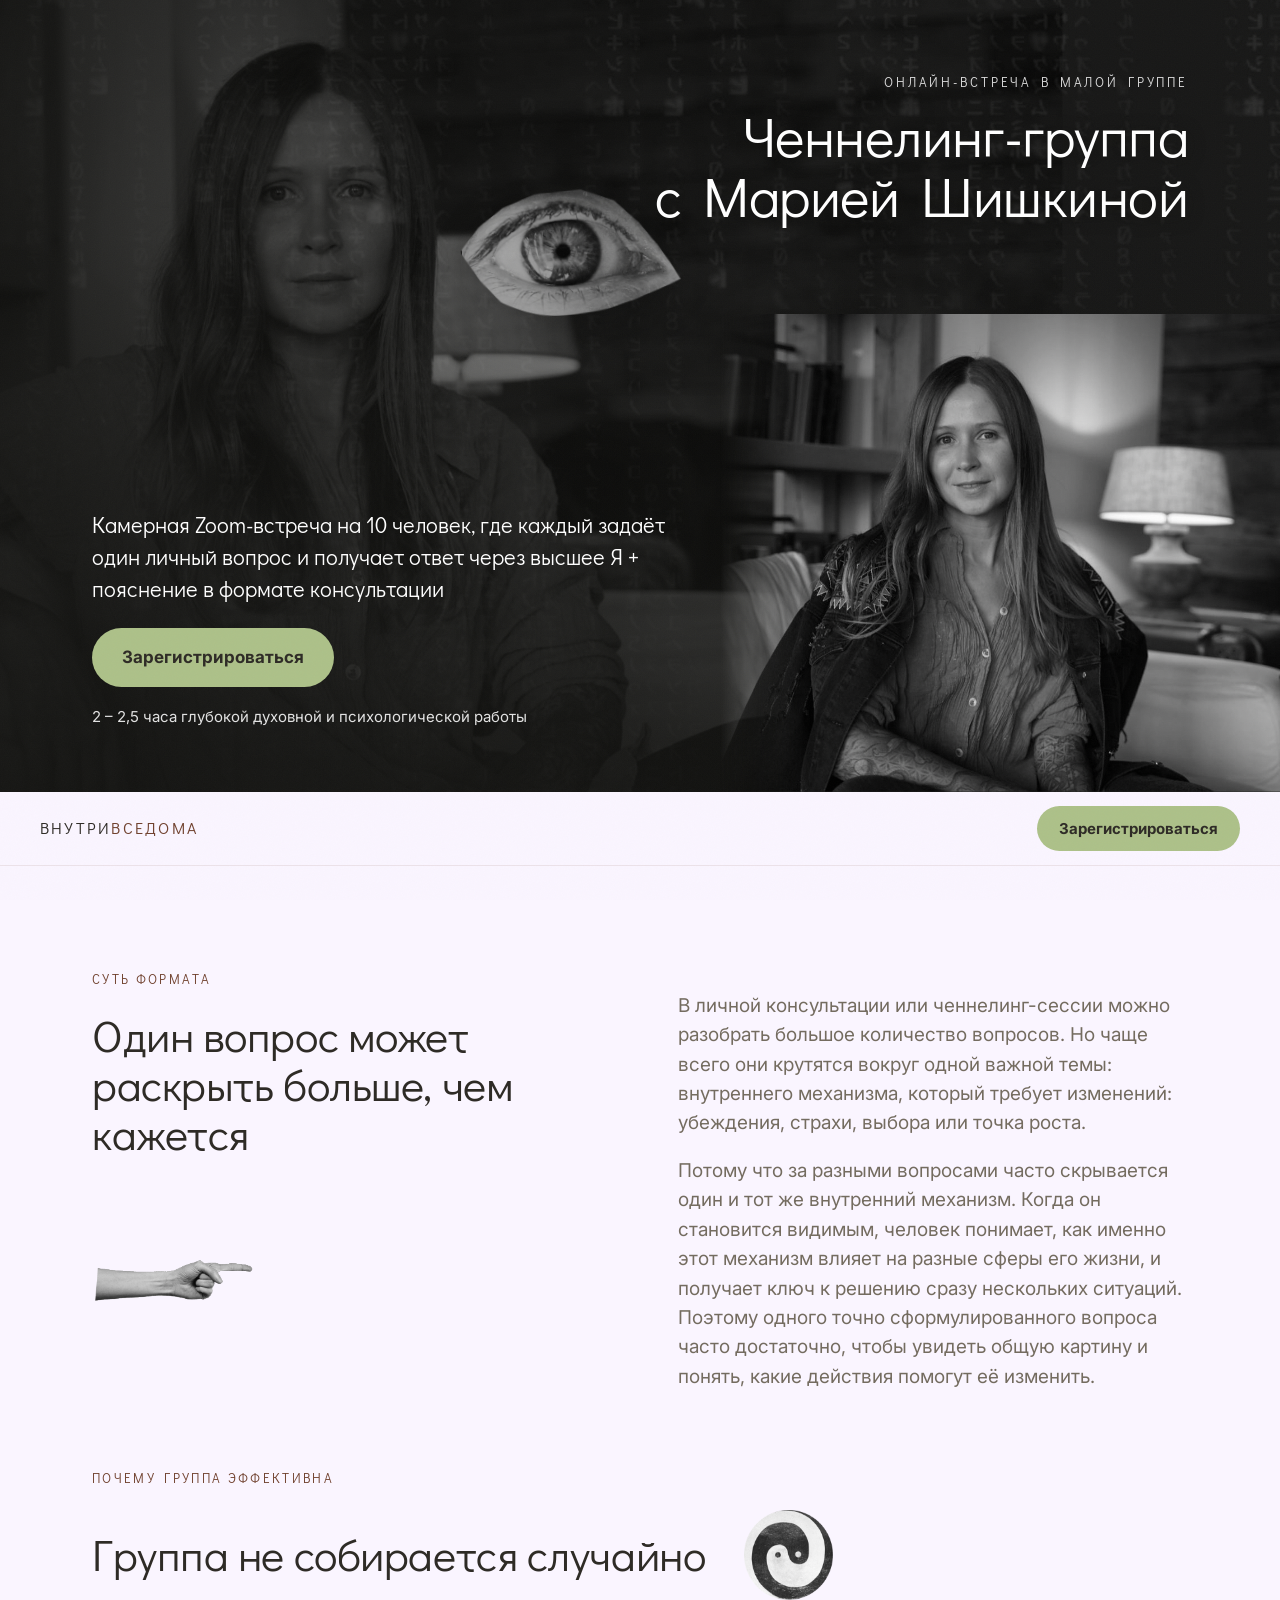
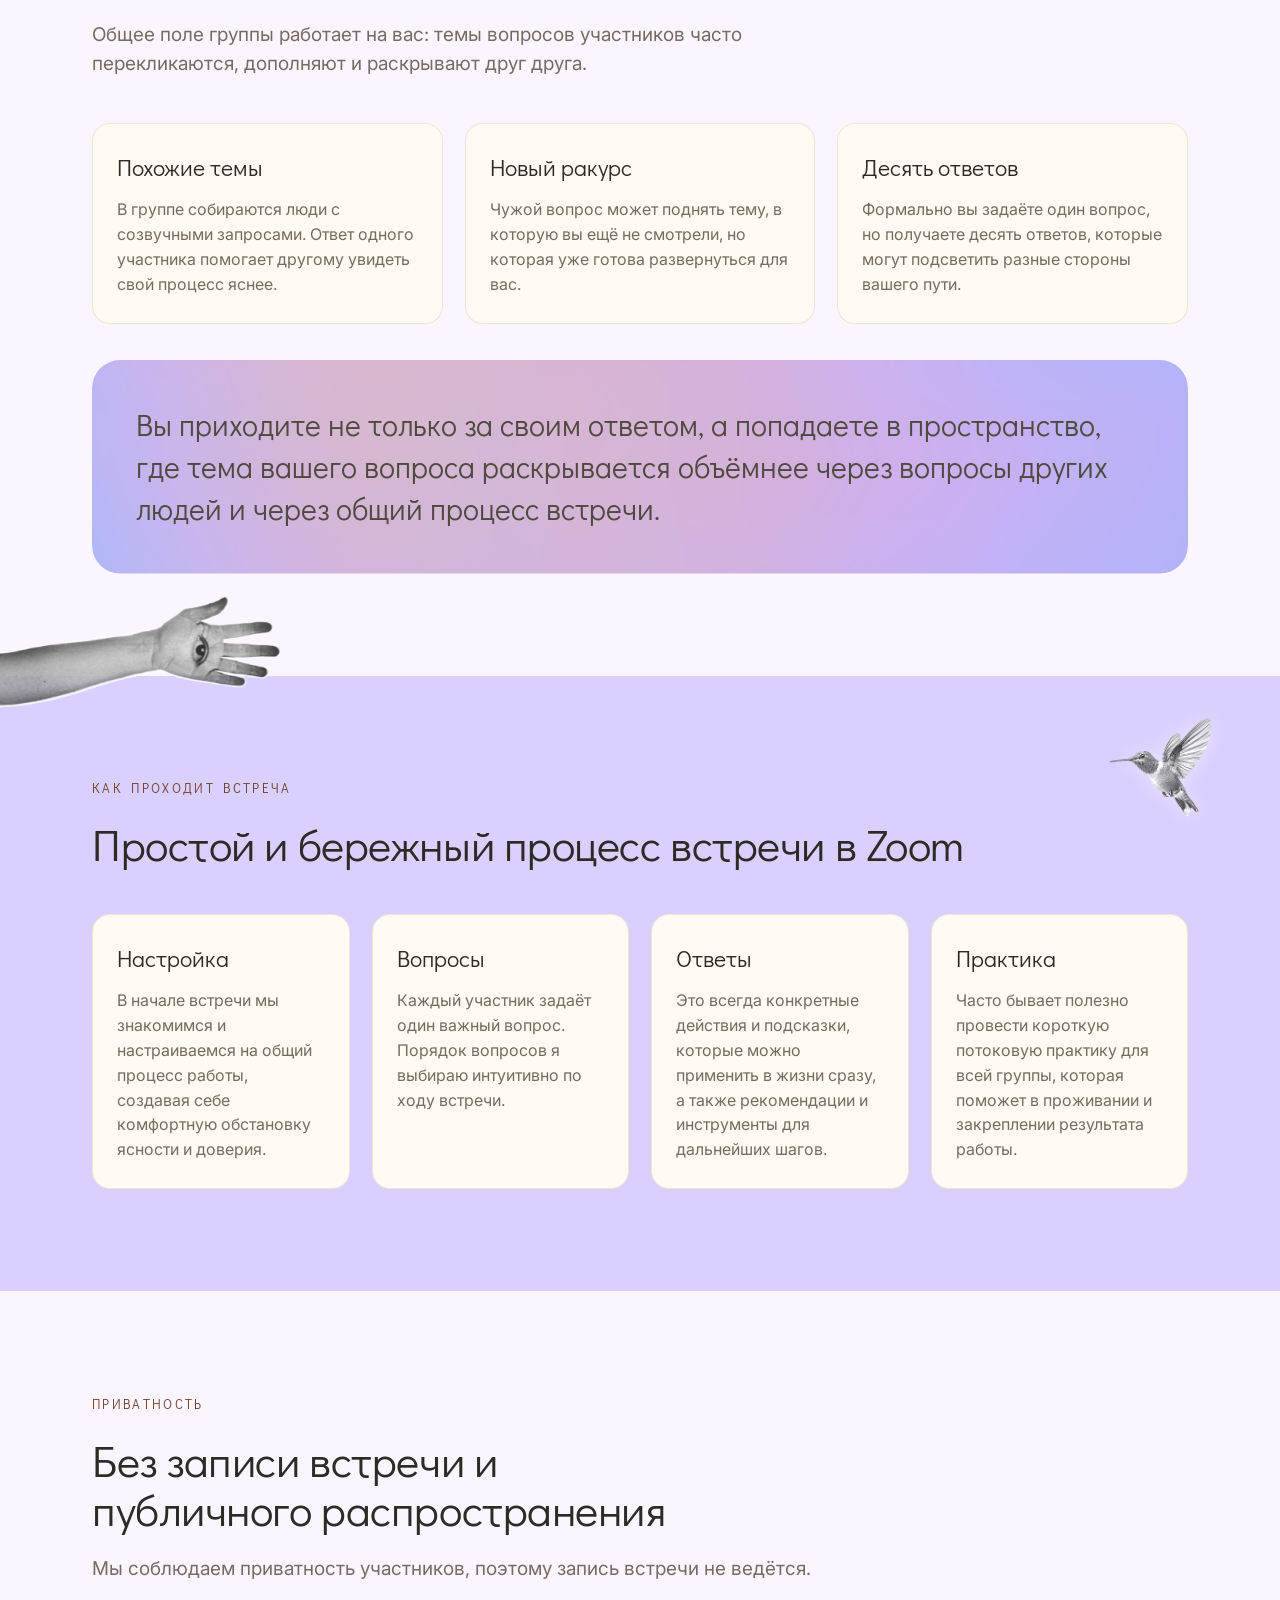
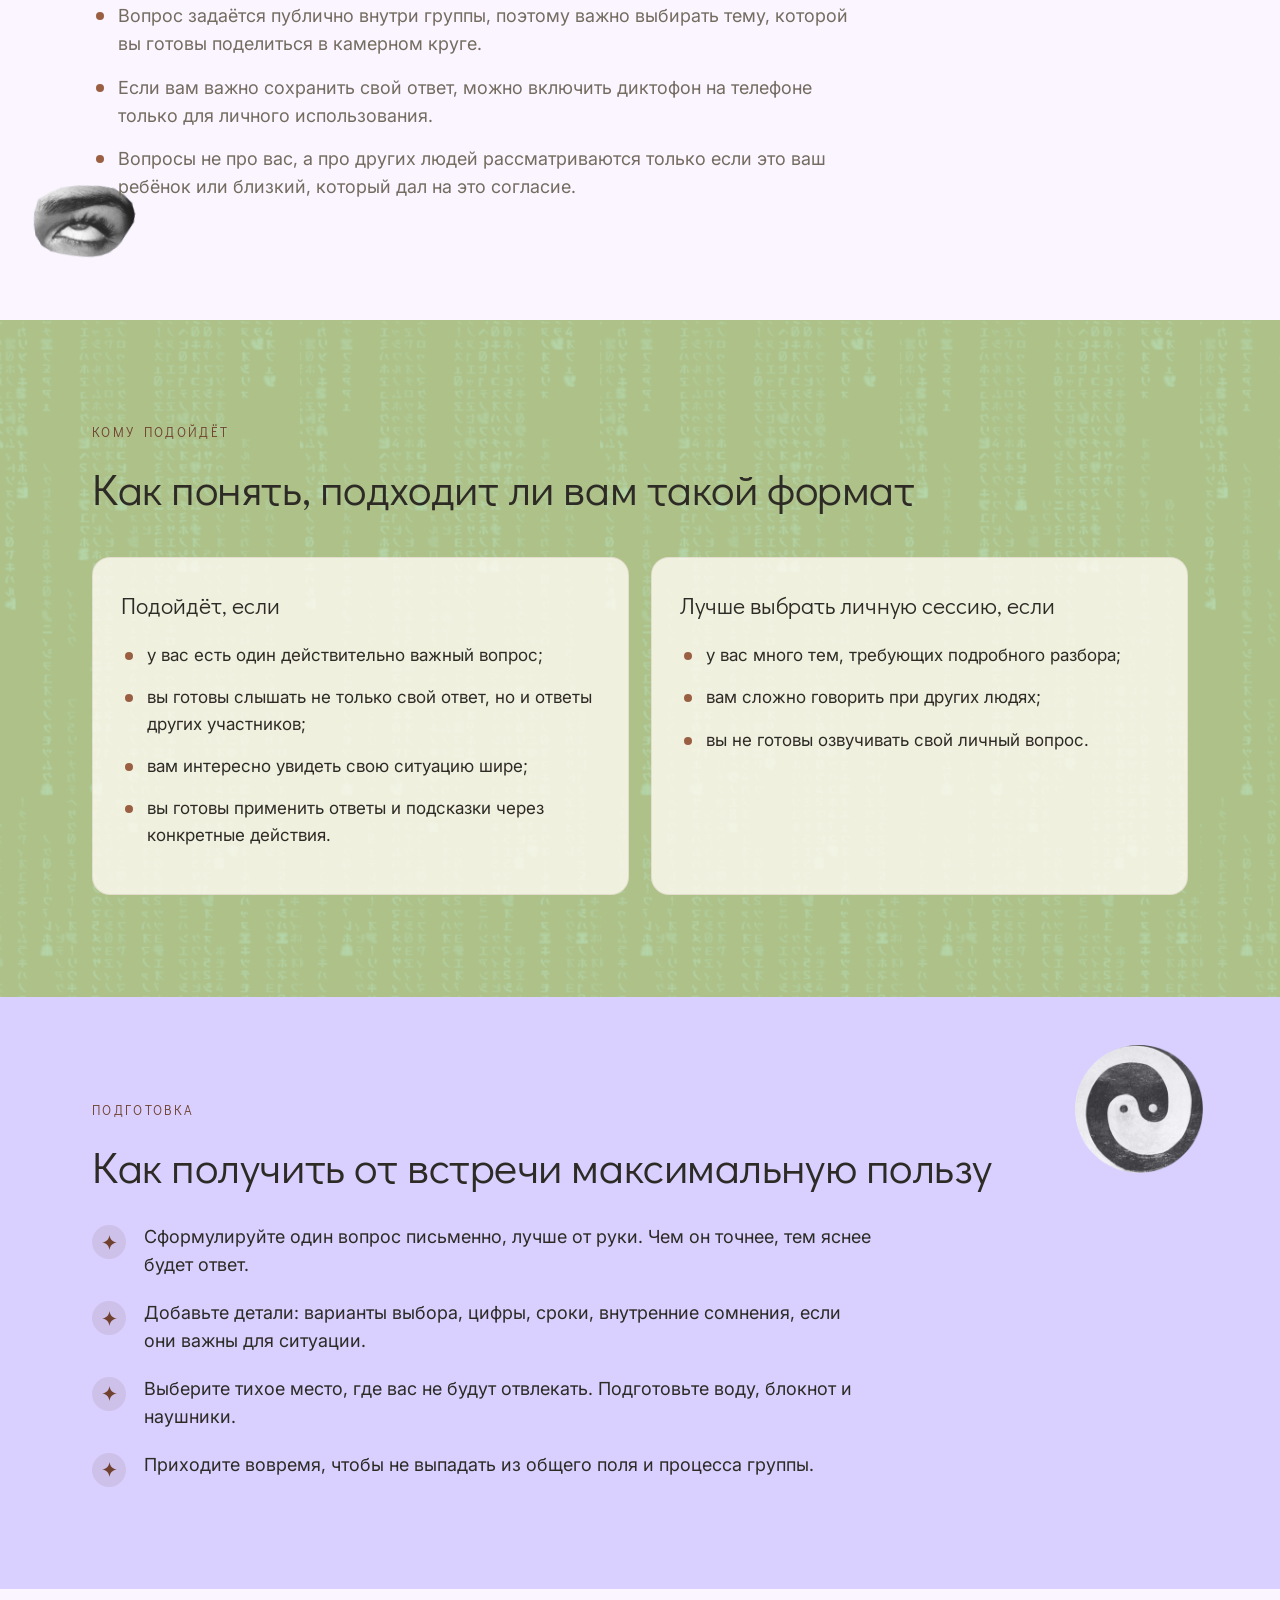
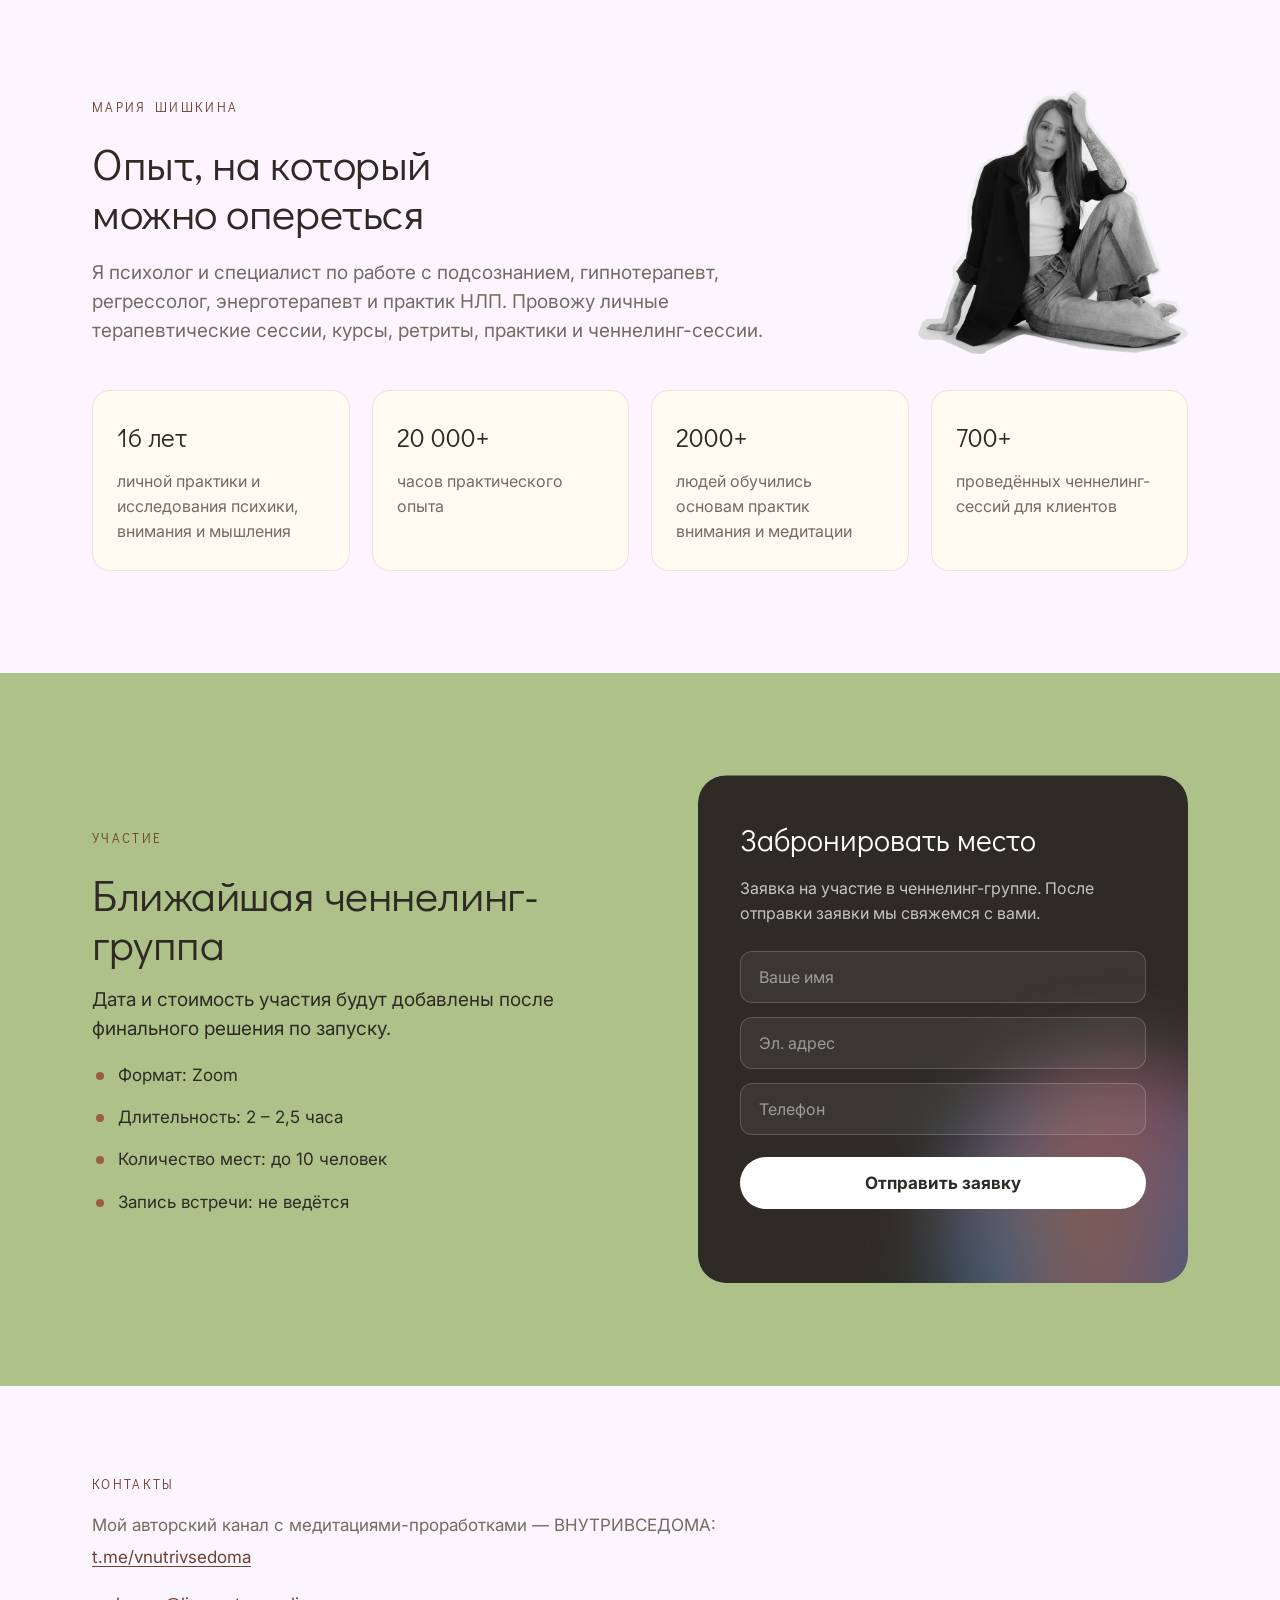
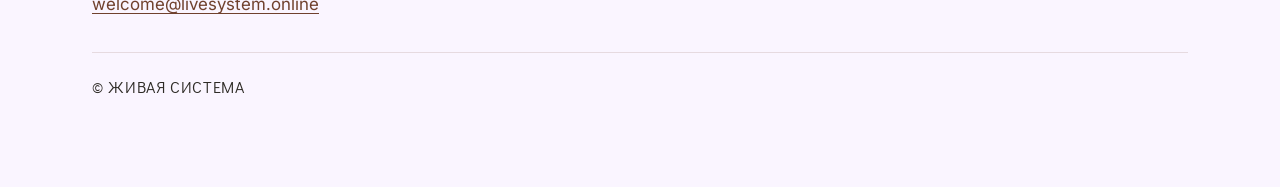
<file: index.html>
<!DOCTYPE html>
<html lang="ru">
<head>
  <meta charset="UTF-8" />
  <meta name="viewport" content="width=device-width, initial-scale=1.0" />
  <title>Ченнелинг-группа с Марией Шишкиной — онлайн-встреча в малой группе</title>
  <meta name="description" content="Камерная Zoom-встреча на 10 человек, где каждый задаёт один личный вопрос и получает ответ через высшее Я с пояснением в формате консультации. 2–2,5 часа глубокой работы с Марией Шишкиной." />
  <meta name="robots" content="index, follow" />
  <meta name="theme-color" content="#adc189" />
  <link rel="canonical" href="https://essesum.github.io/vnutrivsedoma-site/" />
  <meta property="og:title" content="Ченнелинг-группа с Марией Шишкиной" />
  <meta property="og:description" content="Камерная Zoom-встреча на 10 человек. Один вопрос — десять ответов." />
  <meta property="og:type" content="website" />
  <meta property="og:url" content="https://essesum.github.io/vnutrivsedoma-site/" />
  <meta property="og:image" content="https://essesum.github.io/vnutrivsedoma-site/assets/img/hero-bg.jpg" />
  <meta name="twitter:card" content="summary_large_image" />
  <!-- Favicon: встроенная SVG-«капля» в фирменном сиреневом, без лишнего запроса -->
  <link rel="icon" href="data:image/svg+xml,%3Csvg xmlns='http://www.w3.org/2000/svg' viewBox='0 0 32 32'%3E%3Crect width='32' height='32' rx='8' fill='%23faf5ff'/%3E%3Cellipse cx='16' cy='15' rx='9' ry='6.5' fill='%23d9d0ff'/%3E%3C/svg%3E" />
  <link rel="preconnect" href="https://fonts.googleapis.com" />
  <link rel="preconnect" href="https://fonts.gstatic.com" crossorigin />
  <link rel="preload" as="image" href="assets/img/hero-bg.jpg" fetchpriority="high" />
  <link href="https://fonts.googleapis.com/css2?family=Didact+Gothic&family=Inter:wght@400;500;600;700&display=swap" rel="stylesheet" />
  <link rel="stylesheet" href="css/styles.css?v=18" />
</head>
<body>

  <a class="skip-link sr-only" href="#registration">Перейти к регистрации</a>

  <!-- ============ HERO / 01 Первый экран ============ -->
  <header class="hero" id="top">
    <div class="hero__collage" aria-hidden="true">
      <div class="hero__bg"></div>
      <div class="hero__tint"></div>
      <div class="hero__stage">
        <img class="hero__portrait2" src="assets/img/hero-portrait2.jpg" alt="" width="1000" height="853" />
        <img class="hero__eye" src="assets/img/hero-eye.png" alt="" width="488" height="281" />
      </div>
    </div>

    <div class="hero__inner container">
      <div class="hero__title-wrap">
        <p class="hero__eyebrow">Онлайн-встреча в малой группе</p>
        <h1 class="hero__title">Ченнелинг-группа<br />с Марией Шишкиной</h1>
      </div>

      <div class="hero__text">
        <p class="hero__lead">Камерная Zoom-встреча на 10 человек, где каждый задаёт один личный вопрос и получает ответ через высшее Я + пояснение в формате консультации</p>
        <a class="btn btn--green" href="#registration">Зарегистрироваться</a>
        <p class="hero__note">2 – 2,5 часа глубокой духовной и психологической работы</p>
      </div>
    </div>
  </header>

  <!-- ============ Шапка (sticky, появляется после героя) ============ -->
  <nav class="topbar" id="topbar" aria-label="Шапка сайта">
    <a class="topbar__brand" href="#top">Внутри<span>вседома</span></a>
    <a class="btn btn--green" href="#registration">Зарегистрироваться</a>
  </nav>

  <main>

    <!-- ============ 02 Суть формата ============ -->
    <section class="section section--lilac sense">
      <div class="container sense__grid">
        <div class="sense__left">
          <p class="eyebrow">Суть формата</p>
          <h2 class="h2">Один вопрос может раскрыть больше, чем кажется</h2>
          <img class="sense__hand" src="assets/img/hand.png" alt="" width="760" height="539" aria-hidden="true" />
        </div>
        <div class="sense__right">
          <p class="lead">В личной консультации или ченнелинг-сессии можно разобрать большое количество вопросов. Но чаще всего они крутятся вокруг одной важной темы: внутреннего механизма, который требует изменений: убеждения, страхи, выбора или точка роста.</p>
          <p class="lead">Потому что за разными вопросами часто скрывается один и тот же внутренний механизм. Когда он становится видимым, человек понимает, как именно этот механизм влияет на разные сферы его жизни, и получает ключ к решению сразу нескольких ситуаций. Поэтому одного точно сформулированного вопроса часто достаточно, чтобы увидеть общую картину и понять, какие действия помогут её изменить.</p>
        </div>
      </div>
    </section>

    <!-- ============ 03 Почему группа эффективна ============ -->
    <section class="section section--lilac">
      <img class="deco deco--arm" src="assets/img/arm.png" alt="" width="775" height="287" aria-hidden="true" />
      <div class="container">
        <p class="eyebrow">Почему группа эффективна</p>
        <div class="head-spin">
          <h2 class="h2 h2--oneline">Группа не собирается случайно</h2>
          <img class="spin" src="assets/img/yinyang.png" alt="" width="270" height="270" aria-hidden="true" />
        </div>
        <p class="lead lead--wide">Общее поле группы работает на вас: темы вопросов участников часто перекликаются, дополняют и раскрывают друг друга.</p>

        <div class="cards cards--3">
          <article class="card">
            <h3 class="card__title">Похожие темы</h3>
            <p class="card__text">В группе собираются люди с созвучными запросами. Ответ одного участника помогает другому увидеть свой процесс яснее.</p>
          </article>
          <article class="card">
            <h3 class="card__title">Новый ракурс</h3>
            <p class="card__text">Чужой вопрос может поднять тему, в которую вы ещё не смотрели, но которая уже готова развернуться для вас.</p>
          </article>
          <article class="card">
            <h3 class="card__title">Десять ответов</h3>
            <p class="card__text">Формально вы задаёте один вопрос, но получаете десять ответов, которые могут подсветить разные стороны вашего пути.</p>
          </article>
        </div>

        <p class="callout">Вы приходите не только за своим ответом, а попадаете в пространство, где тема вашего вопроса раскрывается объёмнее через вопросы других людей и через общий процесс встречи.</p>
      </div>
    </section>

    <!-- ============ 05 Как проходит встреча ============ -->
    <section class="section section--lavender">
      <img class="deco deco--bird" src="assets/img/bird.png" alt="" width="302" height="273" aria-hidden="true" />
      <div class="container">
        <p class="eyebrow">Как проходит встреча</p>
        <h2 class="h2 h2--oneline h2--bird">Простой и бережный процесс встречи в Zoom</h2>

        <div class="cards cards--4">
          <article class="card card--step">
            <h3 class="card__title">Настройка</h3>
            <p class="card__text">В начале встречи мы знакомимся и настраиваемся на общий процесс работы, создавая себе комфортную обстановку ясности и доверия.</p>
          </article>
          <article class="card card--step">
            <h3 class="card__title">Вопросы</h3>
            <p class="card__text">Каждый участник задаёт один важный вопрос. Порядок вопросов я выбираю интуитивно по ходу встречи.</p>
          </article>
          <article class="card card--step">
            <h3 class="card__title">Ответы</h3>
            <p class="card__text">Это всегда конкретные действия и подсказки, которые можно применить в жизни сразу, а также рекомендации и инструменты для дальнейших шагов.</p>
          </article>
          <article class="card card--step">
            <h3 class="card__title">Практика</h3>
            <p class="card__text">Часто бывает полезно провести короткую потоковую практику для всей группы, которая поможет в проживании и закреплении результата работы.</p>
          </article>
        </div>
      </div>
    </section>

    <!-- ============ 06 Приватность ============ -->
    <section class="section section--lilac">
      <img class="deco deco--lips" src="assets/img/lips.png" alt="" width="215" height="181" aria-hidden="true" />
      <div class="container">
        <p class="eyebrow">Приватность</p>
        <h2 class="h2 h2--privacy">Без записи встречи и <span class="nowrap">публичного распространения</span></h2>
        <p class="lead lead--wide">Мы соблюдаем приватность участников, поэтому запись встречи не ведётся.</p>

        <ul class="bullets bullets--wide">
          <li>Вопрос задаётся публично внутри группы, поэтому важно выбирать тему, которой вы готовы поделиться в камерном круге.</li>
          <li>Если вам важно сохранить свой ответ, можно включить диктофон на телефоне только для личного использования.</li>
          <li>Вопросы не про вас, а про других людей рассматриваются только если это ваш ребёнок или близкий, который дал на это согласие.</li>
        </ul>
      </div>
    </section>

    <!-- ============ 07 Кому подойдёт ============ -->
    <section class="section section--green section--matrix">
      <div class="container">
        <p class="eyebrow">Кому подойдёт</p>
        <h2 class="h2 h2--oneline">Как понять, подходит ли вам такой формат</h2>

        <div class="cards cards--2">
          <article class="card card--soft">
            <h3 class="card__title">Подойдёт, если</h3>
            <ul class="bullets">
              <li>у вас есть один действительно важный вопрос;</li>
              <li>вы готовы слышать не только свой ответ, но и ответы других участников;</li>
              <li>вам интересно увидеть свою ситуацию шире;</li>
              <li>вы готовы применить ответы и подсказки через конкретные действия.</li>
            </ul>
          </article>
          <article class="card card--soft">
            <h3 class="card__title">Лучше выбрать личную сессию, если</h3>
            <ul class="bullets">
              <li>у вас много тем, требующих подробного разбора;</li>
              <li>вам сложно говорить при других людях;</li>
              <li>вы не готовы озвучивать свой личный вопрос.</li>
            </ul>
          </article>
        </div>
      </div>
    </section>

    <!-- ============ 08 Подготовка ============ -->
    <section class="section section--lavender">
      <img class="spin yin-floating" src="assets/img/yinyang.png" alt="" width="270" height="270" aria-hidden="true" />
      <div class="container">
        <p class="eyebrow">Подготовка</p>
        <h2 class="h2 h2--oneline">Как получить от встречи максимальную пользу</h2>

        <ol class="steps-list">
          <li><span class="steps-list__mark" aria-hidden="true"></span><span>Сформулируйте один вопрос письменно, лучше от руки. Чем он точнее, тем яснее будет ответ.</span></li>
          <li><span class="steps-list__mark" aria-hidden="true"></span><span>Добавьте детали: варианты выбора, цифры, сроки, внутренние сомнения, если они важны для ситуации.</span></li>
          <li><span class="steps-list__mark" aria-hidden="true"></span><span>Выберите тихое место, где вас не будут отвлекать. Подготовьте воду, блокнот и наушники.</span></li>
          <li><span class="steps-list__mark" aria-hidden="true"></span><span>Приходите вовремя, чтобы не выпадать из общего поля и процесса группы.</span></li>
        </ol>
      </div>
    </section>

    <!-- ============ 09 О Марии ============ -->
    <section class="section section--lilac">
      <div class="container">
        <div class="about-grid">
          <div>
            <p class="eyebrow">Мария Шишкина</p>
            <h2 class="h2">Опыт, на который можно опереться</h2>
            <p class="lead lead--wide">Я психолог и специалист по работе с подсознанием, гипнотерапевт, регрессолог, энерготерапевт и практик НЛП. Провожу личные терапевтические сессии, курсы, ретриты, практики и ченнелинг-сессии.</p>
          </div>
          <img class="about__portrait" src="assets/img/maria-cutout.png" alt="Мария Шишкина" width="760" height="739" loading="lazy" />
        </div>

        <div class="cards cards--4">
          <article class="card stat">
            <span class="stat__num">16 лет</span>
            <p class="card__text">личной практики и исследования психики, внимания и мышления</p>
          </article>
          <article class="card stat">
            <span class="stat__num">20 000+</span>
            <p class="card__text">часов практического опыта</p>
          </article>
          <article class="card stat">
            <span class="stat__num">2000+</span>
            <p class="card__text">людей обучились основам практик внимания и медитации</p>
          </article>
          <article class="card stat">
            <span class="stat__num">700+</span>
            <p class="card__text">проведённых ченнелинг-сессий для клиентов</p>
          </article>
        </div>
      </div>
    </section>

    <!-- ============ 10 Участие и регистрация ============ -->
    <section class="section section--green" id="registration">
      <div class="container reg__grid">
        <div class="reg__info">
          <p class="eyebrow">Участие</p>
          <h2 class="h2">Ближайшая ченнелинг-группа</h2>
          <p class="lead">Дата и стоимость участия будут добавлены после финального решения по запуску.</p>
          <ul class="bullets">
            <li>Формат: Zoom</li>
            <li>Длительность: 2 – 2,5 часа</li>
            <li>Количество мест: до 10 человек</li>
            <li>Запись встречи: не ведётся</li>
          </ul>
        </div>

        <div class="reg__card">
          <h3 class="reg__card-title">Забронировать место</h3>
          <p class="reg__card-sub">Заявка на участие в ченнелинг-группе. После отправки заявки мы свяжемся с вами.</p>
          <form class="reg-form" id="reg-form" novalidate>
            <label class="sr-only" for="reg-name">Ваше имя</label>
            <input class="reg-form__input" id="reg-name" type="text" name="name" placeholder="Ваше имя" autocomplete="name" required />
            <label class="sr-only" for="reg-email">Эл. адрес</label>
            <input class="reg-form__input" id="reg-email" type="email" name="email" placeholder="Эл. адрес" autocomplete="email" required />
            <label class="sr-only" for="reg-phone">Телефон</label>
            <input class="reg-form__input" id="reg-phone" type="tel" name="phone" placeholder="Телефон" autocomplete="tel" required />
            <button class="btn btn--white reg-form__submit" type="submit">Отправить заявку</button>
            <p class="reg-form__hint" id="reg-form-hint" role="status"></p>
          </form>
        </div>
      </div>
    </section>

  </main>

  <!-- ============ Контакты / футер ============ -->
  <footer class="footer section--lilac">
    <div class="container">
      <p class="footer__label">Контакты</p>
      <p class="footer__line">Мой авторский канал с медитациями-проработками — ВНУТРИВСЕДОМА:
        <a class="footer__link" href="https://t.me/vnutrivsedoma" target="_blank" rel="noopener">t.me/vnutrivsedoma</a>
      </p>
      <p class="footer__line">
        <a class="footer__link" href="mailto:welcome@livesystem.online">welcome@livesystem.online</a>
      </p>
      <div class="footer__bottom">
        <p class="footer__copy">© ЖИВАЯ СИСТЕМА</p>
      </div>
    </div>
  </footer>

  <script src="js/main.js?v=18"></script>
</body>
</html>
</file>
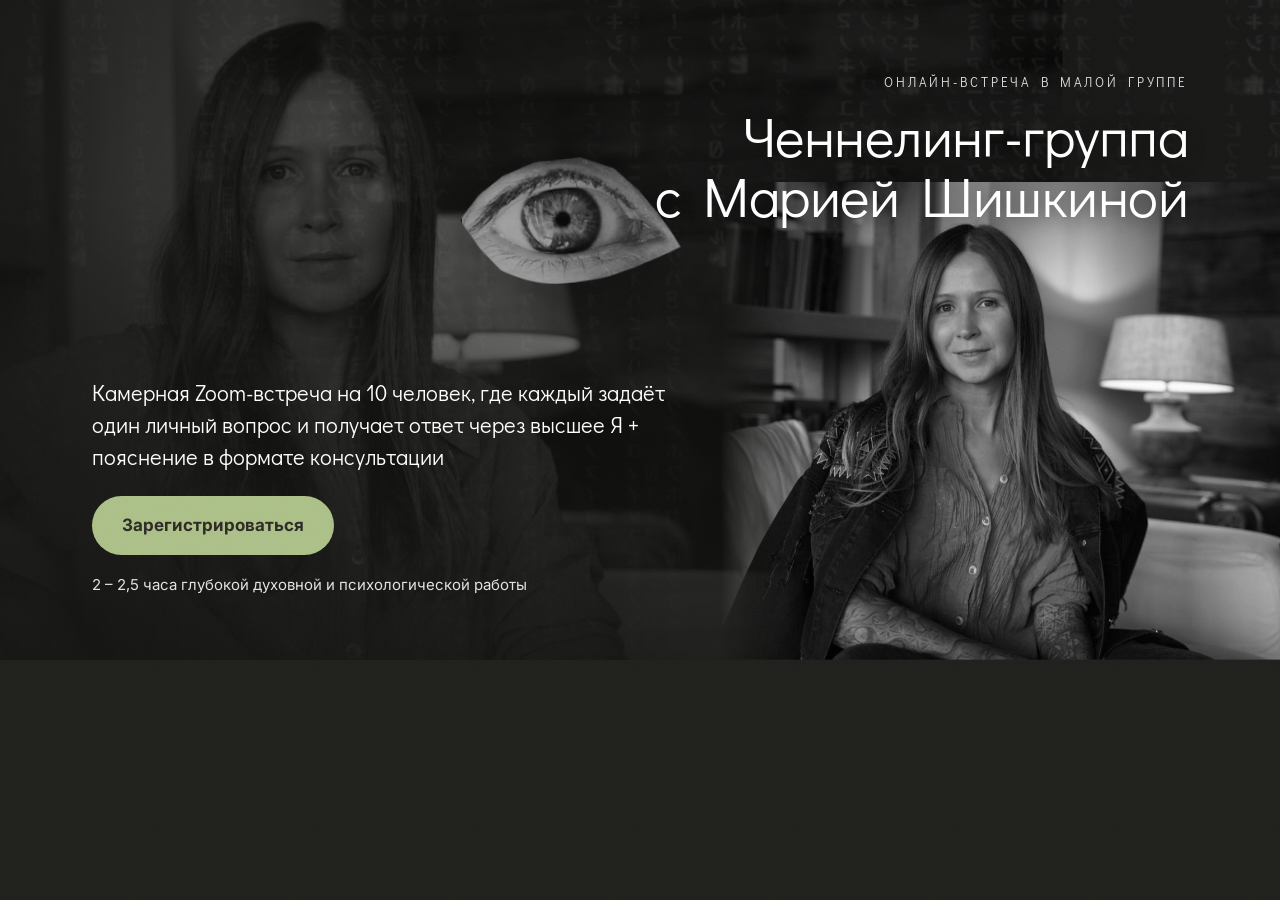
<file: embed/hero.html>
<!DOCTYPE html>
<html lang="ru">
<head>
  <meta charset="UTF-8" />
  <meta name="viewport" content="width=device-width, initial-scale=1.0" />
  <title>Первый экран — встраивание</title>
  <link rel="preconnect" href="https://fonts.googleapis.com" />
  <link rel="preconnect" href="https://fonts.gstatic.com" crossorigin />
  <link href="https://fonts.googleapis.com/css2?family=Didact+Gothic&family=Inter:wght@400;500;600;700&display=swap" rel="stylesheet" />
  <link rel="stylesheet" href="../css/styles.css?v=18" />
  <style>
    /* для вставки через iframe: фикс-высота вместо 100svh */
    html, body { background: #20201d; }
    .hero { min-height: 660px; }
    @media (max-width: 640px) { .hero { min-height: 600px; } }
  </style>
</head>
<body>
  <header class="hero" id="top">
    <div class="hero__collage" aria-hidden="true">
      <div class="hero__bg"></div>
      <div class="hero__tint"></div>
      <div class="hero__stage">
        <img class="hero__portrait2" src="../assets/img/hero-portrait2.jpg" alt="" width="1000" height="853" />
        <img class="hero__eye" src="../assets/img/hero-eye.png" alt="" width="488" height="281" />
      </div>
    </div>

    <div class="hero__inner container">
      <div class="hero__title-wrap">
        <p class="hero__eyebrow">Онлайн-встреча в малой группе</p>
        <h1 class="hero__title">Ченнелинг-группа<br />с Марией Шишкиной</h1>
      </div>

      <div class="hero__text">
        <p class="hero__lead">Камерная Zoom-встреча на 10 человек, где каждый задаёт один личный вопрос и получает ответ через высшее Я + пояснение в формате консультации</p>
        <a class="btn btn--green" id="hero-cta" href="#">Зарегистрироваться</a>
        <p class="hero__note">2 – 2,5 часа глубокой духовной и психологической работы</p>
      </div>
    </div>
  </header>

  <script>
    // Ссылка регистрации (GetCourse). Пусто — кнопка прокручивает страницу вниз к форме.
    var REGISTRATION_URL = "";

    var cta = document.getElementById("hero-cta");
    if (cta) cta.addEventListener("click", function (e) {
      e.preventDefault();
      if (REGISTRATION_URL) { window.open(REGISTRATION_URL, "_blank", "noopener"); }
      else { parent.postMessage({ vsdScroll: 1 }, "*"); }
    });

    // авто-высота для iframe
    function vsdPostHeight() {
      parent.postMessage({ vsdHeight: document.documentElement.scrollHeight }, "*");
    }
    window.addEventListener("load", vsdPostHeight);
    window.addEventListener("resize", vsdPostHeight);
    if (window.ResizeObserver) new ResizeObserver(vsdPostHeight).observe(document.body);
    setTimeout(vsdPostHeight, 600);
  </script>
</body>
</html>
</file>
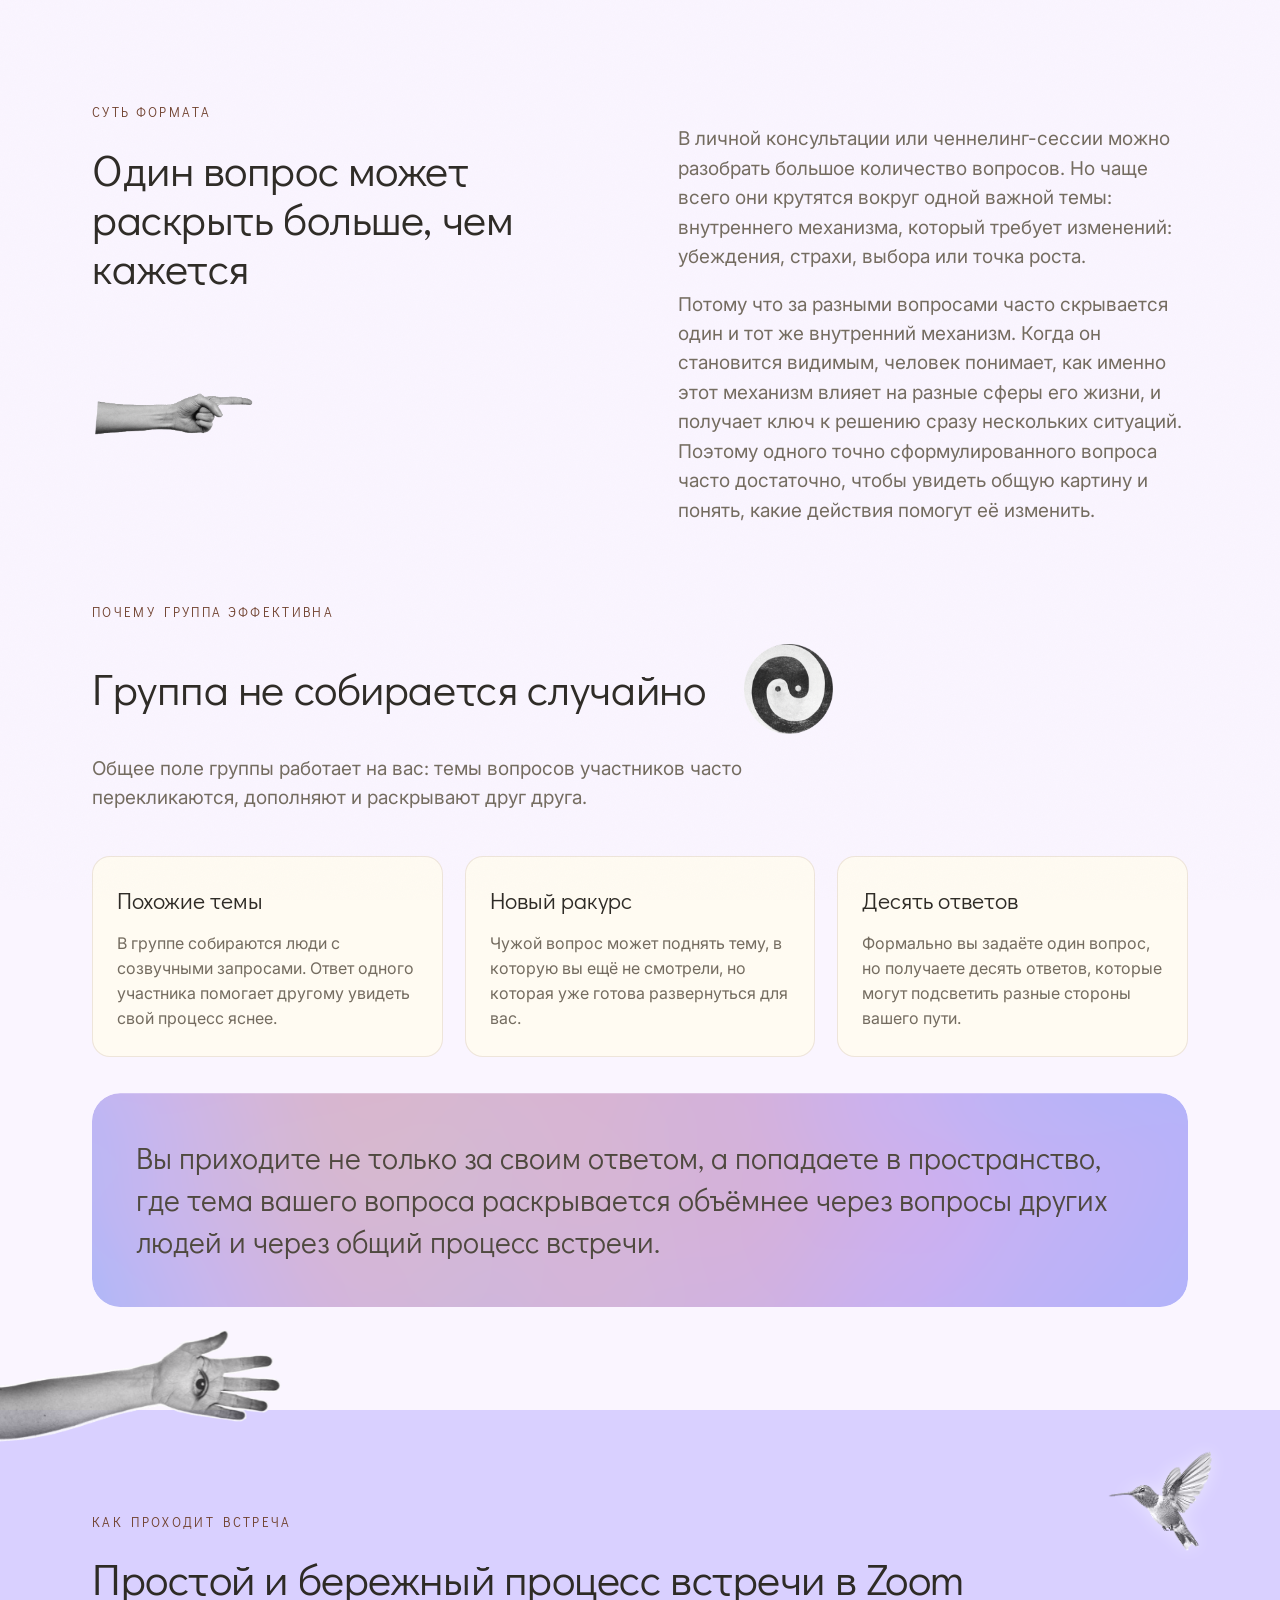
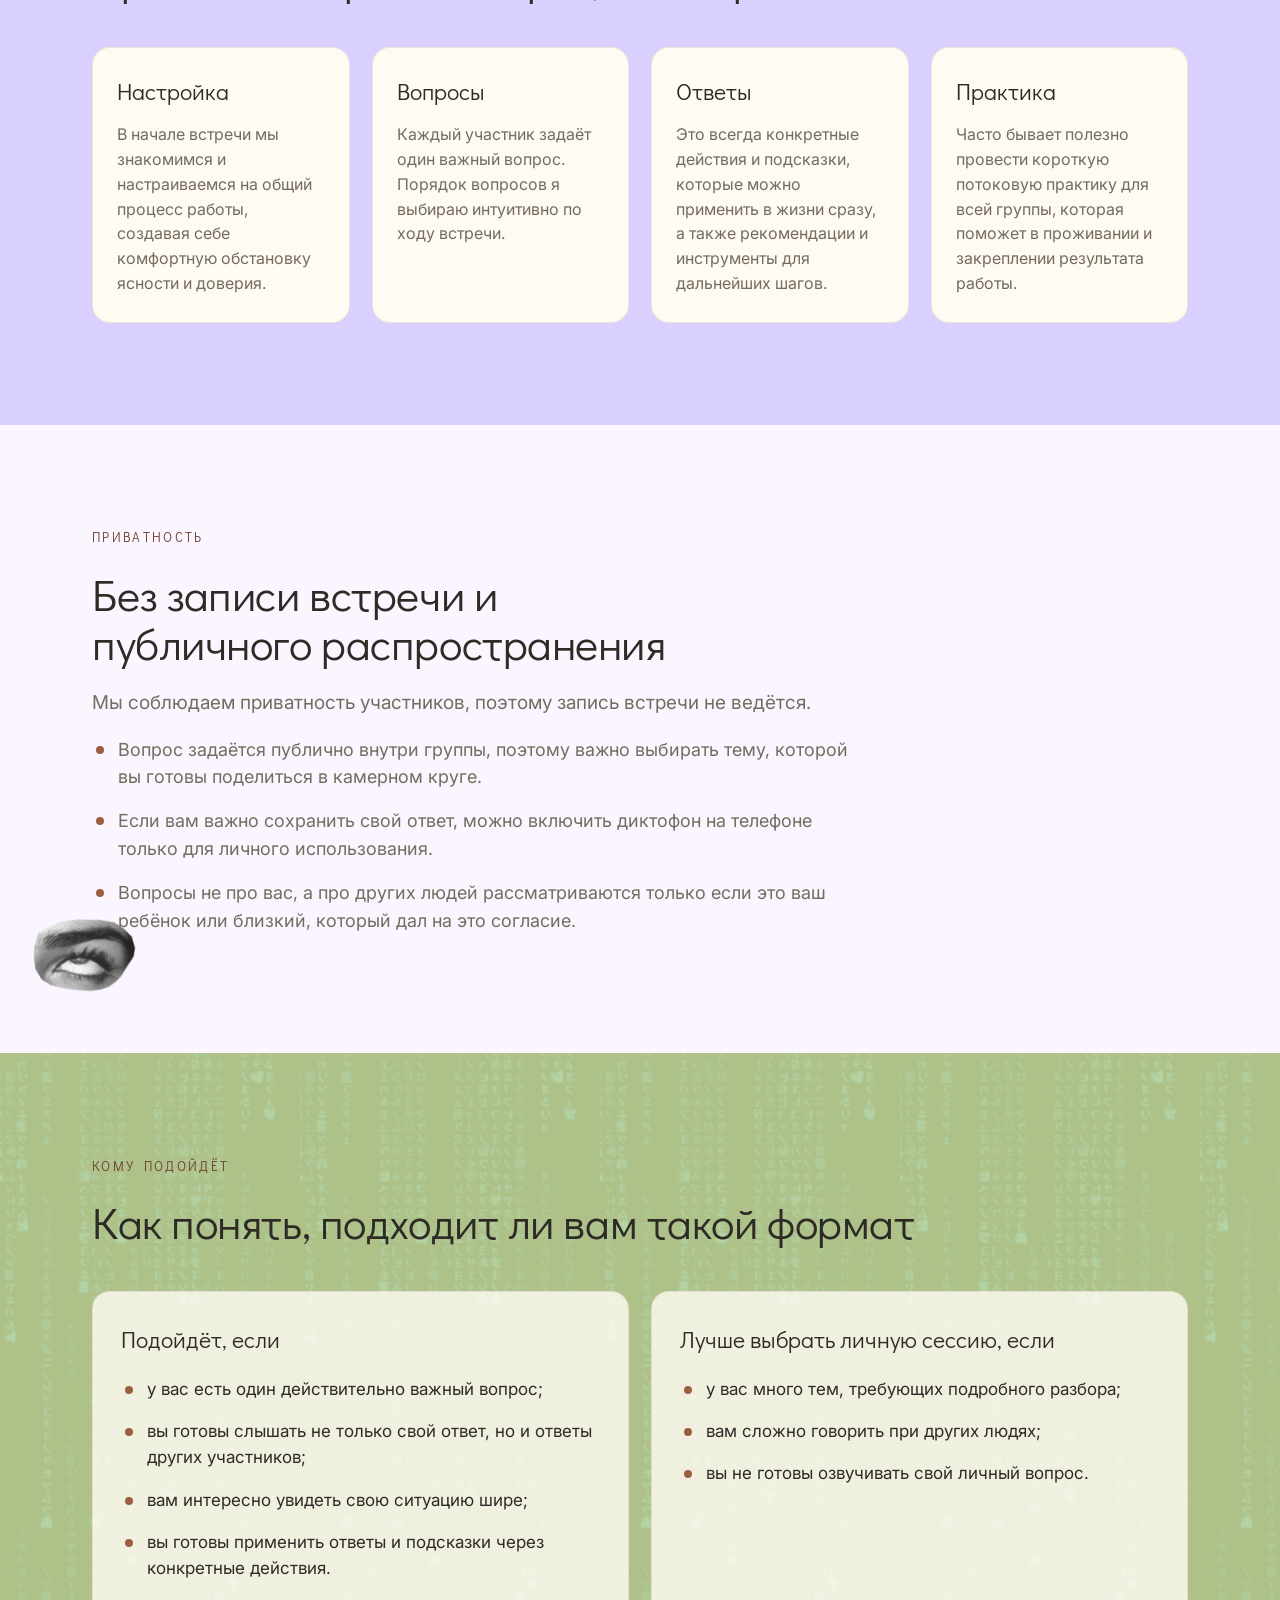
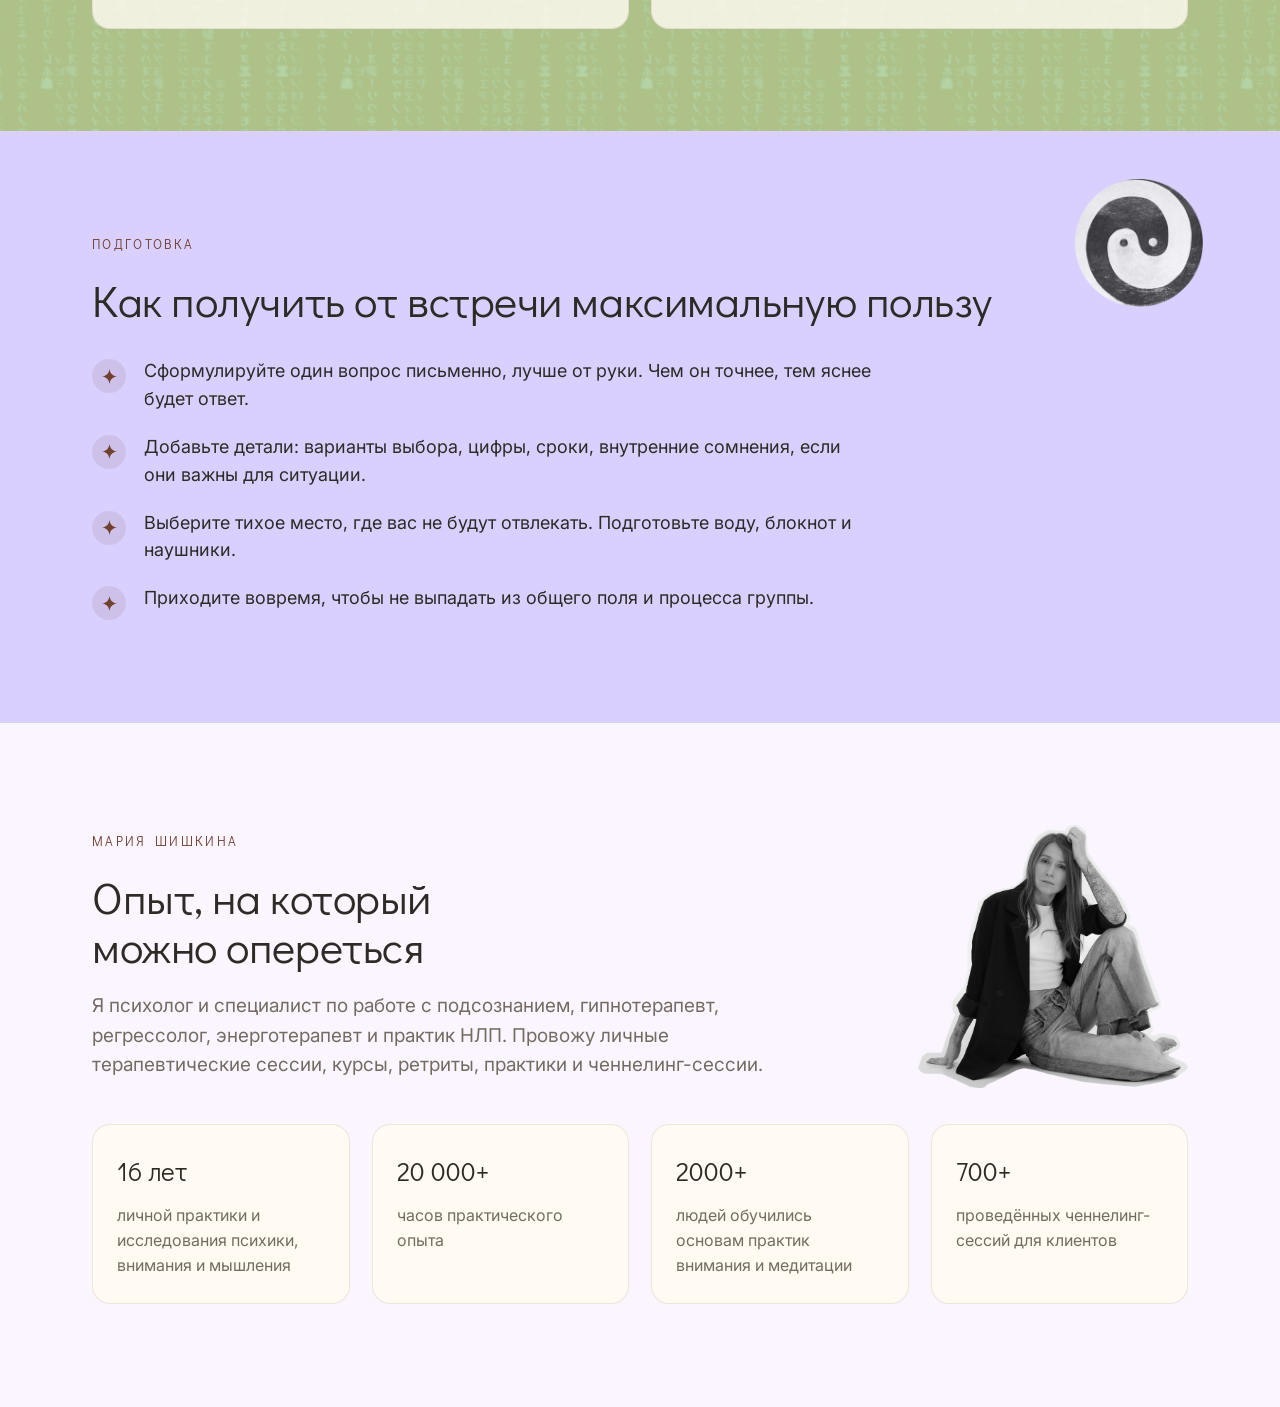
<file: embed/sections.html>
<!DOCTYPE html>
<html lang="ru">
<head>
  <meta charset="UTF-8" />
  <meta name="viewport" content="width=device-width, initial-scale=1.0" />
  <title>Контент-секции — встраивание</title>
  <link rel="preconnect" href="https://fonts.googleapis.com" />
  <link rel="preconnect" href="https://fonts.gstatic.com" crossorigin />
  <link href="https://fonts.googleapis.com/css2?family=Didact+Gothic&family=Inter:wght@400;500;600;700&display=swap" rel="stylesheet" />
  <link rel="stylesheet" href="../css/styles.css?v=16" />
  <style>
    /* страница только для вставки в Tilda (через iframe): без скролл-анимаций,
       контент сразу виден; фон — фирменная сирень */
    html, body { background: var(--lilac-bg); }
    .reveal { opacity: 1 !important; transform: none !important; }
  </style>
</head>
<body>
  <main>

    <!-- 02 Суть формата -->
    <section class="section section--lilac sense">
      <div class="container sense__grid">
        <div class="sense__left">
          <p class="eyebrow">Суть формата</p>
          <h2 class="h2">Один вопрос может раскрыть больше, чем кажется</h2>
          <img class="sense__hand" src="../assets/img/hand.png" alt="" width="760" height="539" aria-hidden="true" />
        </div>
        <div class="sense__right">
          <p class="lead">В личной консультации или ченнелинг-сессии можно разобрать большое количество вопросов. Но чаще всего они крутятся вокруг одной важной темы: внутреннего механизма, который требует изменений: убеждения, страхи, выбора или точка роста.</p>
          <p class="lead">Потому что за разными вопросами часто скрывается один и тот же внутренний механизм. Когда он становится видимым, человек понимает, как именно этот механизм влияет на разные сферы его жизни, и получает ключ к решению сразу нескольких ситуаций. Поэтому одного точно сформулированного вопроса часто достаточно, чтобы увидеть общую картину и понять, какие действия помогут её изменить.</p>
        </div>
      </div>
    </section>

    <!-- 03 Почему группа эффективна -->
    <section class="section section--lilac">
      <img class="deco deco--arm" src="../assets/img/arm.png" alt="" width="775" height="287" aria-hidden="true" />
      <div class="container">
        <p class="eyebrow">Почему группа эффективна</p>
        <div class="head-spin">
          <h2 class="h2 h2--oneline">Группа не собирается случайно</h2>
          <img class="spin" src="../assets/img/yinyang.png" alt="" width="270" height="270" aria-hidden="true" />
        </div>
        <p class="lead lead--wide">Общее поле группы работает на вас: темы вопросов участников часто перекликаются, дополняют и раскрывают друг друга.</p>

        <div class="cards cards--3">
          <article class="card">
            <h3 class="card__title">Похожие темы</h3>
            <p class="card__text">В группе собираются люди с созвучными запросами. Ответ одного участника помогает другому увидеть свой процесс яснее.</p>
          </article>
          <article class="card">
            <h3 class="card__title">Новый ракурс</h3>
            <p class="card__text">Чужой вопрос может поднять тему, в которую вы ещё не смотрели, но которая уже готова развернуться для вас.</p>
          </article>
          <article class="card">
            <h3 class="card__title">Десять ответов</h3>
            <p class="card__text">Формально вы задаёте один вопрос, но получаете десять ответов, которые могут подсветить разные стороны вашего пути.</p>
          </article>
        </div>

        <p class="callout">Вы приходите не только за своим ответом, а попадаете в пространство, где тема вашего вопроса раскрывается объёмнее через вопросы других людей и через общий процесс встречи.</p>
      </div>
    </section>

    <!-- 05 Как проходит встреча -->
    <section class="section section--lavender">
      <img class="deco deco--bird" src="../assets/img/bird.png" alt="" width="302" height="273" aria-hidden="true" />
      <div class="container">
        <p class="eyebrow">Как проходит встреча</p>
        <h2 class="h2 h2--oneline h2--bird">Простой и бережный процесс встречи в Zoom</h2>

        <div class="cards cards--4">
          <article class="card card--step">
            <h3 class="card__title">Настройка</h3>
            <p class="card__text">В начале встречи мы знакомимся и настраиваемся на общий процесс работы, создавая себе комфортную обстановку ясности и доверия.</p>
          </article>
          <article class="card card--step">
            <h3 class="card__title">Вопросы</h3>
            <p class="card__text">Каждый участник задаёт один важный вопрос. Порядок вопросов я выбираю интуитивно по ходу встречи.</p>
          </article>
          <article class="card card--step">
            <h3 class="card__title">Ответы</h3>
            <p class="card__text">Это всегда конкретные действия и подсказки, которые можно применить в жизни сразу, а также рекомендации и инструменты для дальнейших шагов.</p>
          </article>
          <article class="card card--step">
            <h3 class="card__title">Практика</h3>
            <p class="card__text">Часто бывает полезно провести короткую потоковую практику для всей группы, которая поможет в проживании и закреплении результата работы.</p>
          </article>
        </div>
      </div>
    </section>

    <!-- 06 Приватность -->
    <section class="section section--lilac">
      <img class="deco deco--lips" src="../assets/img/lips.png" alt="" width="215" height="181" aria-hidden="true" />
      <div class="container">
        <p class="eyebrow">Приватность</p>
        <h2 class="h2 h2--privacy">Без записи встречи и <span class="nowrap">публичного распространения</span></h2>
        <p class="lead lead--wide">Мы соблюдаем приватность участников, поэтому запись встречи не ведётся.</p>

        <ul class="bullets bullets--wide">
          <li>Вопрос задаётся публично внутри группы, поэтому важно выбирать тему, которой вы готовы поделиться в камерном круге.</li>
          <li>Если вам важно сохранить свой ответ, можно включить диктофон на телефоне только для личного использования.</li>
          <li>Вопросы не про вас, а про других людей рассматриваются только если это ваш ребёнок или близкий, который дал на это согласие.</li>
        </ul>
      </div>
    </section>

    <!-- 07 Кому подойдёт -->
    <section class="section section--green section--matrix">
      <div class="container">
        <p class="eyebrow">Кому подойдёт</p>
        <h2 class="h2 h2--oneline">Как понять, подходит ли вам такой формат</h2>

        <div class="cards cards--2">
          <article class="card card--soft">
            <h3 class="card__title">Подойдёт, если</h3>
            <ul class="bullets">
              <li>у вас есть один действительно важный вопрос;</li>
              <li>вы готовы слышать не только свой ответ, но и ответы других участников;</li>
              <li>вам интересно увидеть свою ситуацию шире;</li>
              <li>вы готовы применить ответы и подсказки через конкретные действия.</li>
            </ul>
          </article>
          <article class="card card--soft">
            <h3 class="card__title">Лучше выбрать личную сессию, если</h3>
            <ul class="bullets">
              <li>у вас много тем, требующих подробного разбора;</li>
              <li>вам сложно говорить при других людях;</li>
              <li>вы не готовы озвучивать свой личный вопрос.</li>
            </ul>
          </article>
        </div>
      </div>
    </section>

    <!-- 08 Подготовка -->
    <section class="section section--lavender">
      <img class="spin yin-floating" src="../assets/img/yinyang.png" alt="" width="270" height="270" aria-hidden="true" />
      <div class="container">
        <p class="eyebrow">Подготовка</p>
        <h2 class="h2 h2--oneline">Как получить от встречи максимальную пользу</h2>

        <ol class="steps-list">
          <li><span class="steps-list__mark" aria-hidden="true"></span><span>Сформулируйте один вопрос письменно, лучше от руки. Чем он точнее, тем яснее будет ответ.</span></li>
          <li><span class="steps-list__mark" aria-hidden="true"></span><span>Добавьте детали: варианты выбора, цифры, сроки, внутренние сомнения, если они важны для ситуации.</span></li>
          <li><span class="steps-list__mark" aria-hidden="true"></span><span>Выберите тихое место, где вас не будут отвлекать. Подготовьте воду, блокнот и наушники.</span></li>
          <li><span class="steps-list__mark" aria-hidden="true"></span><span>Приходите вовремя, чтобы не выпадать из общего поля и процесса группы.</span></li>
        </ol>
      </div>
    </section>

    <!-- 09 О Марии -->
    <section class="section section--lilac">
      <div class="container">
        <div class="about-grid">
          <div>
            <p class="eyebrow">Мария Шишкина</p>
            <h2 class="h2">Опыт, на который можно опереться</h2>
            <p class="lead lead--wide">Я психолог и специалист по работе с подсознанием, гипнотерапевт, регрессолог, энерготерапевт и практик НЛП. Провожу личные терапевтические сессии, курсы, ретриты, практики и ченнелинг-сессии.</p>
          </div>
          <img class="about__portrait" src="../assets/img/maria-cutout.png" alt="Мария Шишкина" width="760" height="739" loading="lazy" />
        </div>

        <div class="cards cards--4">
          <article class="card stat">
            <span class="stat__num">16 лет</span>
            <p class="card__text">личной практики и исследования психики, внимания и мышления</p>
          </article>
          <article class="card stat">
            <span class="stat__num">20 000+</span>
            <p class="card__text">часов практического опыта</p>
          </article>
          <article class="card stat">
            <span class="stat__num">2000+</span>
            <p class="card__text">людей обучились основам практик внимания и медитации</p>
          </article>
          <article class="card stat">
            <span class="stat__num">700+</span>
            <p class="card__text">проведённых ченнелинг-сессий для клиентов</p>
          </article>
        </div>
      </div>
    </section>

  </main>

  <script>
    // Сообщаем родительской странице (Tilda) высоту контента,
    // чтобы iframe подстраивался по высоте без внутренней прокрутки.
    function vsdPostHeight() {
      var h = document.documentElement.scrollHeight;
      parent.postMessage({ vsdHeight: h }, "*");
    }
    window.addEventListener("load", vsdPostHeight);
    window.addEventListener("resize", vsdPostHeight);
    if (window.ResizeObserver) new ResizeObserver(vsdPostHeight).observe(document.body);
    setTimeout(vsdPostHeight, 600);
    setTimeout(vsdPostHeight, 1500);
  </script>
</body>
</html>
</file>
<file: css/styles.css>
/* ============================================================
   Ченнелинг-группа с Марией Шишкиной — лендинг
   Шрифты: Didact Gothic (заголовки), Inter (текст)
   ============================================================ */

:root {
  --lilac-bg:   #faf5ff;  /* основной фон */
  --lavender:   #d9d0ff;  /* лавандовые блоки */
  --green:      #adc189;  /* зелёные блоки и кнопки */
  --cream:      #fffbf2;  /* карточки */

  --ink:        #2e2b26;  /* заголовки */
  --body:       #746c60;  /* основной текст */
  --brown:      #70412e;  /* надзаголовки / акцент */
  --terra:      #9a5f42;  /* маркеры списков */
  --quote:      #4f493f;  /* крупная цитата */
  --white:      #ffffff;

  --maxw: 1160px;
  --radius: 18px;
  --radius-lg: 28px;

  --serif: 'Didact Gothic', system-ui, sans-serif;
  --sans:  'Inter', system-ui, -apple-system, sans-serif;
}

* { box-sizing: border-box; margin: 0; padding: 0; }

html { scroll-behavior: smooth; overflow-x: clip; background: var(--lilac-bg); overscroll-behavior-y: none; }

body {
  font-family: var(--sans);
  color: var(--body);
  background: var(--lilac-bg);
  line-height: 1.55;
  -webkit-font-smoothing: antialiased;
  text-rendering: optimizeLegibility;
}

::selection { background: var(--green); color: #fff; }

/* Зернистость поверх всей страницы — лёгкая атмосфера/глубина */
body::after {
  content: "";
  position: fixed;
  inset: 0;
  z-index: 9999;
  pointer-events: none;
  opacity: 0.025;
  background-image: url("data:image/svg+xml,%3Csvg xmlns='http://www.w3.org/2000/svg' width='160' height='160'%3E%3Cfilter id='n'%3E%3CfeTurbulence type='fractalNoise' baseFrequency='0.85' numOctaves='2' stitchTiles='stitch'/%3E%3C/filter%3E%3Crect width='100%25' height='100%25' filter='url(%23n)'/%3E%3C/svg%3E");
}

img { display: block; max-width: 100%; height: auto; }

a { color: inherit; }

/* Доступно только скринридерам */
.sr-only {
  position: absolute;
  width: 1px; height: 1px;
  padding: 0; margin: -1px;
  overflow: hidden;
  clip: rect(0 0 0 0);
  white-space: nowrap;
  border: 0;
}

/* Скип-ссылка появляется при фокусе с клавиатуры */
.skip-link:focus {
  position: fixed;
  top: 12px; left: 12px;
  width: auto; height: auto;
  margin: 0; padding: 12px 18px;
  clip: auto;
  z-index: 200;
  background: var(--ink);
  color: #fff;
  border-radius: 10px;
  font-size: 15px;
}

/* Видимый фокус для клавиатуры */
a:focus-visible,
.btn:focus-visible,
.reg-form__input:focus-visible,
button:focus-visible {
  outline: 3px solid var(--brown);
  outline-offset: 3px;
  border-radius: 6px;
}

@media (prefers-reduced-motion: reduce) {
  html { scroll-behavior: auto; }
  * { transition: none !important; animation: none !important; }
}

.container {
  width: 100%;
  max-width: var(--maxw);
  margin: 0 auto;
  padding: 0 32px;
}

/* ---------- Типографика ---------- */
.eyebrow {
  font-family: var(--serif);
  font-size: 13px;
  letter-spacing: 0.18em;
  text-transform: uppercase;
  color: var(--brown);
  margin-bottom: 22px;
}

.h2 {
  font-family: var(--serif);
  font-weight: 400;
  font-size: clamp(28px, 4.2vw, 44px);
  line-height: 1.12;
  color: var(--ink);
  letter-spacing: -0.01em;
  max-width: 18ch;
}
/* эти заголовки тянутся на всю ширину — на десктопе встают в одну строку */
.h2--oneline { max-width: none; }

.lead {
  font-size: clamp(16px, 1.6vw, 19px);
  color: var(--body);
  margin-top: 16px;
}
.lead + .lead { margin-top: 18px; }
.lead--wide { max-width: 60ch; margin-top: 20px; }

/* ---------- Секции ---------- */
.section {
  padding: clamp(56px, 8vw, 104px) 0;
}
.section--lilac    { background: var(--lilac-bg); }
.section--lavender { background: var(--lavender); }
.section--green    { background: var(--green); }
/* учёт липкой шапки при переходе к блоку регистрации */
#registration { scroll-margin-top: 76px; }

/* еле заметная «матрица» фоном в «Кому подойдёт» */
.section--matrix { overflow: hidden; }
.section--matrix::before {
  content: "";
  position: absolute;
  inset: 0;
  z-index: 0;
  background: url("../assets/img/matrix.png") repeat;
  background-size: 300px auto;
  opacity: 0.45;
  pointer-events: none;
}
/* На зелёном фоне светло-серый текст не проходит по контрасту — затемняем */
.section--green .lead,
.section--green .bullets li { color: var(--ink); }

/* ============================================================
   HERO
   ============================================================ */
.hero {
  position: relative;
  min-height: clamp(600px, 88vh, 900px);
  background: #20201d;
  overflow: hidden;
  display: flex;
  align-items: stretch;
}

.hero__collage { position: absolute; inset: 0; }
/* коллажные слои держим в центрированной рамке — как кадр в Figma,
   чтобы на широких экранах фото/глаз не разъезжались к краям */
.hero__stage { position: absolute; inset: 0; max-width: 1280px; margin: 0 auto; }

.hero__bg {
  position: absolute; inset: 0;
  background: url('../assets/img/hero-bg.jpg') 50% 16% / cover no-repeat;
  filter: grayscale(1) contrast(1.02);
}
.hero__tint {
  position: absolute; inset: 0;
  background:
    linear-gradient(90deg, rgba(20,20,18,0.80) 0%, rgba(20,20,18,0.42) 44%, rgba(20,20,18,0.28) 100%),
    linear-gradient(180deg, rgba(20,20,18,0) 30%, rgba(20,20,18,0.45) 62%, rgba(20,20,18,0.85) 100%);
}
.hero__portrait2 {
  position: absolute;
  right: 0; bottom: 0;
  width: 46%;
  max-width: 560px;
  filter: grayscale(1);
  -webkit-mask-image: linear-gradient(90deg, transparent 0, #000 14%);
          mask-image: linear-gradient(90deg, transparent 0, #000 14%);
}
.hero__eye {
  position: absolute;
  left: 36%; top: 24%;
  width: clamp(120px, 17vw, 220px);
  transform: rotate(-3deg);
  filter: drop-shadow(0 10px 30px rgba(0,0,0,0.4));
}
.hero__inner {
  position: relative;
  z-index: 2;
  display: flex;
  flex-direction: column;
  justify-content: space-between;
  padding-top: clamp(40px, 7vw, 72px);
  padding-bottom: clamp(40px, 6vw, 64px);
  width: 100%;
}

.hero__title-wrap { text-align: right; }
.hero__eyebrow {
  font-family: var(--serif);
  font-size: 13px;
  letter-spacing: 0.22em;
  text-transform: uppercase;
  color: rgba(255,255,255,0.85);
  margin-bottom: 14px;
}
.hero__title {
  font-family: var(--serif);
  font-weight: 400;
  font-size: clamp(34px, 5.4vw, 56px);
  line-height: 1.06;
  color: var(--white);
  letter-spacing: -0.01em;
  text-shadow: 0 2px 18px rgba(20, 20, 18, 0.45);
}

.hero__text { max-width: 600px; }
.hero__lead {
  font-family: var(--serif);
  font-size: clamp(17px, 2vw, 22px);
  line-height: 1.45;
  color: var(--white);
  margin-bottom: 24px;
}
.hero__note {
  font-size: 15px;
  color: rgba(255,255,255,0.88);
  margin-top: 18px;
}

/* ---------- Кнопки ---------- */
.btn {
  display: inline-block;
  font-family: var(--sans);
  font-weight: 700;
  font-size: 17px;
  text-decoration: none;
  padding: 16px 30px;
  border-radius: 999px;
  border: none;
  cursor: pointer;
  transition: transform .15s ease, box-shadow .15s ease, background .15s ease;
}
.btn--green { background: var(--green); color: var(--ink); }
.btn--green:hover { background: #9cb578; transform: translateY(-2px); box-shadow: 0 12px 26px rgba(120,140,90,0.4); }
.btn--white { background: var(--white); color: var(--ink); }
.btn--white:hover { transform: translateY(-2px); box-shadow: 0 12px 26px rgba(0,0,0,0.18); }

/* ============================================================
   02 Суть формата
   ============================================================ */
.sense__grid {
  display: grid;
  grid-template-columns: 1fr 1fr;
  gap: clamp(32px, 6vw, 80px);
  align-items: start;
}
.sense__left { position: relative; }
.sense__hand {
  width: clamp(150px, 18vw, 240px);
  margin-top: 36px;
  filter: grayscale(1);
}
.sense__right { padding-top: 6px; }

/* ============================================================
   Карточки
   ============================================================ */
.cards { display: grid; gap: 22px; margin-top: 44px; }
.cards--2 { grid-template-columns: repeat(2, 1fr); }
.cards--3 { grid-template-columns: repeat(3, 1fr); }
.cards--4 { grid-template-columns: repeat(4, 1fr); }

.card {
  background: var(--cream);
  border: 1px solid rgba(112,65,46,0.12);
  border-radius: var(--radius);
  padding: 26px 24px;
}
.card--soft { background: rgba(255,251,242,0.82); border-color: rgba(112,65,46,0.10); padding: 30px 28px; }
.card__title {
  font-family: var(--serif);
  font-weight: 400;
  font-size: 23px;
  color: var(--ink);
  margin-bottom: 12px;
}
.card__text { font-size: 16px; color: var(--body); }

.card--step { position: relative; }

.stat .stat__num {
  display: block;
  font-family: var(--serif);
  font-size: 26px;
  color: var(--ink);
  margin-bottom: 12px;
}

/* ---------- Цитата-callout ---------- */
.callout {
  margin-top: 36px;
  background: var(--lavender);
  border-radius: var(--radius-lg);
  padding: clamp(28px, 4vw, 44px);
  font-family: var(--serif);
  font-size: clamp(19px, 2.4vw, 30px);
  line-height: 1.4;
  color: var(--quote);
}

/* ---------- Списки ---------- */
.bullets { list-style: none; margin-top: 18px; }
.bullets li {
  position: relative;
  padding-left: 26px;
  margin-bottom: 16px;
  font-size: 17px;
  color: var(--body);
}
.bullets li::before {
  content: "";
  position: absolute;
  left: 4px; top: 10px;
  width: 8px; height: 8px;
  border-radius: 50%;
  background: var(--terra);
}
.bullets--wide li { font-size: 18px; max-width: 70ch; }

.steps-list { list-style: none; margin-top: 32px; display: grid; gap: 20px; max-width: 78ch; }
.steps-list li {
  display: flex;
  gap: 18px;
  align-items: flex-start;
  font-size: 18px;
  color: var(--ink);
}
.steps-list__mark {
  flex: 0 0 auto;
  width: 34px; height: 34px;
  border-radius: 50%;
  background: rgba(112, 65, 46, 0.10);
  background-image: url("data:image/svg+xml,%3Csvg xmlns='http://www.w3.org/2000/svg' viewBox='0 0 24 24'%3E%3Cpath d='M12 0C13 7 17 11 24 12 17 13 13 17 12 24 11 17 7 13 0 12 7 11 11 7 12 0Z' fill='%2370412e'/%3E%3C/svg%3E");
  background-repeat: no-repeat;
  background-position: center;
  background-size: 15px 15px;
  margin-top: 2px;
}

/* ============================================================
   10 Регистрация
   ============================================================ */
.reg__grid {
  display: grid;
  grid-template-columns: 1.05fr 0.95fr;
  gap: clamp(32px, 5vw, 64px);
  align-items: center;
}
.reg__card {
  background: var(--ink);
  border-radius: var(--radius-lg);
  padding: clamp(28px, 3.5vw, 42px);
  color: var(--white);
}
.reg__card-title {
  font-family: var(--serif);
  font-weight: 400;
  font-size: clamp(24px, 3vw, 30px);
  margin-bottom: 12px;
}
.reg__card-sub { font-size: 16px; color: rgba(255,255,255,0.72); margin-bottom: 26px; }

.reg-form { display: grid; gap: 14px; }
.reg-form__input {
  font-family: var(--sans);
  font-size: 16px;
  color: var(--white);
  background: rgba(255,255,255,0.06);
  border: 1px solid rgba(255,255,255,0.18);
  border-radius: 12px;
  padding: 15px 18px;
  width: 100%;
  transition: border-color .15s ease, background .15s ease;
}
.reg-form__input::placeholder { color: rgba(255,255,255,0.5); }
.reg-form__input:focus {
  outline: none;
  border-color: var(--green);
  background: rgba(255,255,255,0.10);
}
.reg-form__submit { margin-top: 8px; width: 100%; }
.reg-form__hint {
  font-size: 14px;
  min-height: 18px;
  color: var(--green);
}
.reg-form__hint.is-error { color: #ffb4a2; }

/* ============================================================
   Футер
   ============================================================ */
.footer { padding: clamp(56px, 7vw, 88px) 0; background: var(--lilac-bg); }
.footer__label {
  font-family: var(--serif);
  font-size: 13px;
  letter-spacing: 0.18em;
  text-transform: uppercase;
  color: var(--brown);
  margin-bottom: 18px;
}
.footer__line {
  font-size: 17px;
  line-height: 1.6;
  color: var(--body);
  max-width: 64ch;
  margin-bottom: 10px;
}
.footer__link {
  color: var(--brown);
  text-decoration: underline;
  text-underline-offset: 3px;
  display: inline-block;
  padding: 5px 0;
}
.footer__bottom {
  margin-top: 28px;
  padding-top: 22px;
  border-top: 1px solid rgba(112, 65, 46, 0.15);
}
.footer__copy {
  font-family: var(--serif);
  font-size: 16px;
  letter-spacing: 0.04em;
  color: var(--ink);
}

/* ============================================================
   Адаптив
   ============================================================ */
@media (max-width: 900px) {
  .cards--3, .cards--4 { grid-template-columns: repeat(2, 1fr); }
  .reg__grid { grid-template-columns: 1fr; }
  .hero__portrait2 { width: 56%; }
}

@media (max-width: 640px) {
  .container { padding: 0 20px; }
  .section { padding: 52px 0; }

  .sense__grid { grid-template-columns: 1fr; gap: 24px; }
  .sense__hand { margin-top: 8px; }

  .cards--2, .cards--3, .cards--4 { grid-template-columns: 1fr; }
  .h2 { max-width: 100%; }

  /* HERO mobile: высота по экрану, заголовок сверху, текст снизу */
  .hero { min-height: 100svh; }
  /* лицо слева: часть лица видна, смещено влево и опущено (надпись не на лбу) */
  .hero__bg { background-position: 35% 0%; background-size: 315%; }
  /* заголовок приватности компактнее, чтобы фраза влезала */
  .h2--privacy { font-size: 25px; }
  .hero__inner {
    padding-top: 28px;
    padding-bottom: 40px;
    justify-content: space-between;
    gap: 40px;
  }
  .hero__title-wrap { text-align: left; }
  /* второе фото — выше, над текстом */
  .hero__portrait2 {
    width: 58%;
    top: 33%;
    bottom: auto;
    right: -6%;
    opacity: 0.9;
    -webkit-mask-image: linear-gradient(90deg, transparent 0, #000 24%);
            mask-image: linear-gradient(90deg, transparent 0, #000 24%);
  }
  /* глаз ближе к центру (но не ровно по центру) */
  .hero__eye { left: auto; right: 28%; top: 24%; width: 118px; }
  .hero__tint {
    background: linear-gradient(180deg, rgba(20,20,18,0.5) 0%, rgba(20,20,18,0.32) 36%, rgba(20,20,18,0.7) 64%, rgba(20,20,18,0.9) 100%);
  }
  .btn { width: 100%; text-align: center; }
}

/* ============================================================
   УЛУЧШЕНИЯ: шапка, движение, коллажные акценты
   ============================================================ */

/* ---------- Плавающая шапка с постоянным CTA ---------- */
.topbar {
  position: sticky;
  top: 0;
  z-index: 100;
  display: flex;
  align-items: center;
  justify-content: space-between;
  gap: 16px;
  padding: 14px clamp(20px, 4vw, 40px);
  background: var(--lilac-bg);
  border-bottom: 1px solid rgba(112, 65, 46, 0.10);
}
.topbar__brand {
  font-family: var(--serif);
  font-size: 16px;
  letter-spacing: 0.14em;
  text-transform: uppercase;
  color: var(--ink);
  text-decoration: none;
}
.topbar__brand span { color: var(--brown); }
.topbar .btn { padding: 11px 22px; font-size: 15px; }

/* ---------- Секции как контейнер для коллажа ---------- */
.section { position: relative; }
.section > .container { position: relative; z-index: 2; }

/* ---------- Коллажные «вырезки» в полях ---------- */
.deco {
  position: absolute;
  z-index: 1;
  pointer-events: none;
  filter: grayscale(1);
  opacity: 0.9;
  will-change: transform;
}
.deco--bird {
  top: 6%; right: 3%;
  width: clamp(90px, 11vw, 150px);
  filter: grayscale(1) brightness(1.08) drop-shadow(0 0 9px rgba(255,255,255,0.5));
  animation: birdFloat 7s ease-in-out infinite;
}
@keyframes birdFloat {
  0%   { transform: translate(0, 0) rotate(8deg); }
  50%  { transform: translate(-7px, -12px) rotate(4deg); }
  100% { transform: translate(0, 0) rotate(8deg); }
}
.deco--lips { bottom: 8%; left: 2%; width: clamp(80px, 9vw, 120px); transform: rotate(-6deg); }
.deco--arm  { bottom: -4%; left: -2%; right: auto; width: clamp(180px, 24vw, 340px); opacity: 0.85; }

/* ---------- Вращающийся инь-ян ---------- */
.spin {
  display: block;
  animation: spin 26s linear infinite;
  filter: grayscale(1);
}
@keyframes spin { to { transform: rotate(360deg); } }

.yin-floating {
  position: absolute;
  z-index: 1;
  pointer-events: none;
  width: clamp(84px, 10vw, 132px);
  top: 8%; right: 6%;
  opacity: 0.9;
}

/* инь-ян рядом с заголовком «Группа не собирается случайно» */
.head-spin {
  display: flex;
  align-items: center;
  gap: clamp(18px, 3vw, 44px);
  margin-top: 16px;
  flex-wrap: wrap;
}
.head-spin .spin { width: clamp(64px, 7vw, 96px); flex: 0 0 auto; }

/* ---------- Голографический градиент как атмосферное свечение ---------- */
.callout { position: relative; overflow: hidden; isolation: isolate; clip-path: inset(0 round var(--radius-lg)); }
.callout::before {
  content: "";
  position: absolute;
  z-index: -1;
  inset: -40%;
  background: url("../assets/img/gradient.jpg") center / cover;
  opacity: 0.36;
  filter: blur(38px) saturate(1.05);
  mix-blend-mode: multiply;
  animation: drift 18s ease-in-out infinite alternate;
}
@keyframes drift {
  from { transform: translate3d(-3%, -2%, 0) scale(1.05); }
  to   { transform: translate3d(3%, 2%, 0) scale(1.15); }
}

.reg__card { position: relative; overflow: hidden; isolation: isolate; clip-path: inset(0 round var(--radius-lg)); }
.reg__card::before {
  content: "";
  position: absolute;
  z-index: -1;
  width: 70%; height: 70%;
  right: -20%; bottom: -25%;
  background: url("../assets/img/gradient.jpg") center / cover;
  opacity: 0.42;
  filter: blur(40px);
  border-radius: 50%;
}

/* ---------- Портрет-вырезка в «О Марии» ---------- */
.about-grid { display: grid; grid-template-columns: 1fr auto; gap: 40px; align-items: end; }
.about__portrait {
  width: clamp(180px, 22vw, 270px);
  filter: grayscale(1);
  align-self: end;
  margin-bottom: -8px;
}

/* ---------- Scroll-reveal (только при включённом JS) ---------- */
.js .reveal {
  opacity: 0;
  transform: translateY(36px);
  transition: opacity 1.1s cubic-bezier(.22,1,.36,1), transform 1.1s cubic-bezier(.22,1,.36,1);
}
.js .reveal.is-visible { opacity: 1; transform: none; }
.js .reveal[data-delay="1"] { transition-delay: .08s; }
.js .reveal[data-delay="2"] { transition-delay: .16s; }
.js .reveal[data-delay="3"] { transition-delay: .24s; }
.js .reveal[data-delay="4"] { transition-delay: .32s; }

/* ---------- Вход героя ---------- */
.js .hero__eyebrow,
.js .hero__title,
.js .hero__lead,
.js .hero .btn,
.js .hero__note {
  opacity: 0;
  animation: heroIn .9s cubic-bezier(.16,1,.3,1) forwards;
}
.js .hero__eyebrow { animation-delay: .15s; }
.js .hero__title   { animation-delay: .28s; }
.js .hero__lead    { animation-delay: .5s; }
.js .hero .btn     { animation-delay: .62s; }
.js .hero__note    { animation-delay: .72s; }
@keyframes heroIn { from { opacity: 0; transform: translateY(20px); } to { opacity: 1; transform: none; } }

.hero__eye { animation: float 7s ease-in-out infinite; }
@keyframes float { 0%,100% { transform: rotate(-3deg) translateY(0); } 50% { transform: rotate(-3deg) translateY(-12px); } }

/* ---------- Адаптив для улучшений ---------- */
@media (max-width: 900px) {
  .deco--arm { display: none; }
  .about-grid { grid-template-columns: 1fr; }
  /* фото Маши показываем и на мобиле — после текста, перед цифрами */
  .about__portrait {
    width: clamp(200px, 60vw, 280px);
    margin: 18px 0 4px;
    align-self: start;
  }
}
@media (max-width: 640px) {
  .deco, .yin-floating { display: none; }
  /* колибри в «Как проходит встреча» — справа от заголовка, без наезда на текст */
  .deco--bird {
    display: block;
    top: 46px; right: 6px; bottom: auto; left: auto;
    width: 64px;
    transform: rotate(8deg);
    opacity: 0.95;
  }
  .h2--bird { padding-right: 78px; }
  .topbar { padding: 9px 16px; }
  .topbar__brand { font-size: 13.5px; letter-spacing: 0.08em; white-space: nowrap; }
  .topbar .btn {
    padding: 12px 18px;
    font-size: 14px;
    font-weight: 700;
    line-height: 1;
    white-space: nowrap;
  }
}

@media (prefers-reduced-motion: reduce) {
  .spin, .callout::before, .hero__eye, .deco--bird { animation: none !important; }
  .js .reveal { opacity: 1 !important; transform: none !important; }
  .js .hero__eyebrow, .js .hero__title, .js .hero__lead, .js .hero .btn, .js .hero__note {
    opacity: 1 !important; animation: none !important;
  }
}



/* ============================================================
   Правки v1.1
   ============================================================ */
.nowrap { white-space: nowrap; }

/* Меньше расстояние между «Суть формата» и «Почему группа эффективна» */
.sense { padding-bottom: clamp(24px, 3vw, 48px); }
.sense + .section { padding-top: clamp(24px, 3vw, 48px); }

/* Моб.: инь-ян справа от заголовка (по аналогии с колибри), без наезда на текст */
@media (max-width: 640px) {
  .head-spin { display: block; position: relative; padding-right: 88px; min-height: 72px; }
  .head-spin .spin {
    position: absolute;
    top: 0; right: 0;
    width: 70px;
    margin: 0;
  }
}

/* Очень узкие экраны (узкие Android / раскладушки) */
@media (max-width: 374px) {
  .h2--privacy { font-size: 22px; }
}
@media (max-width: 340px) {
  .nowrap { white-space: normal; }
}
</file>
